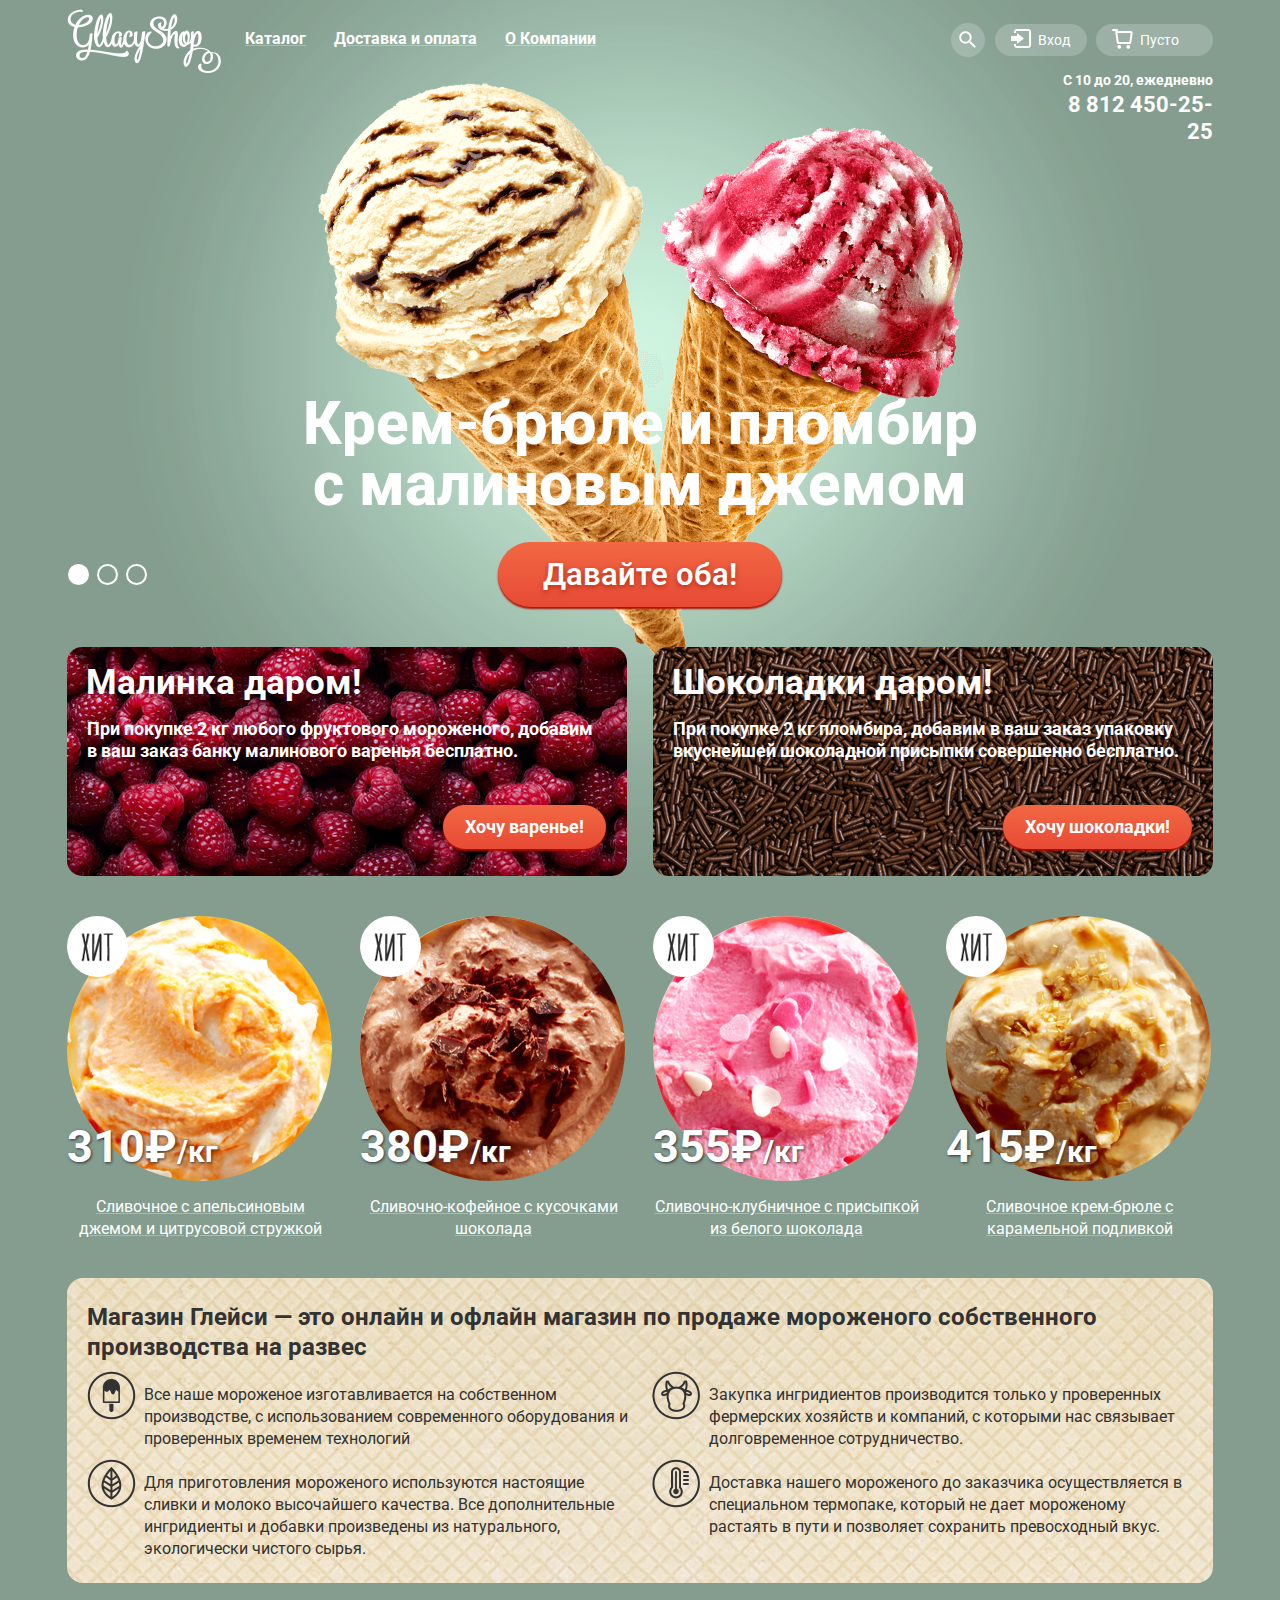
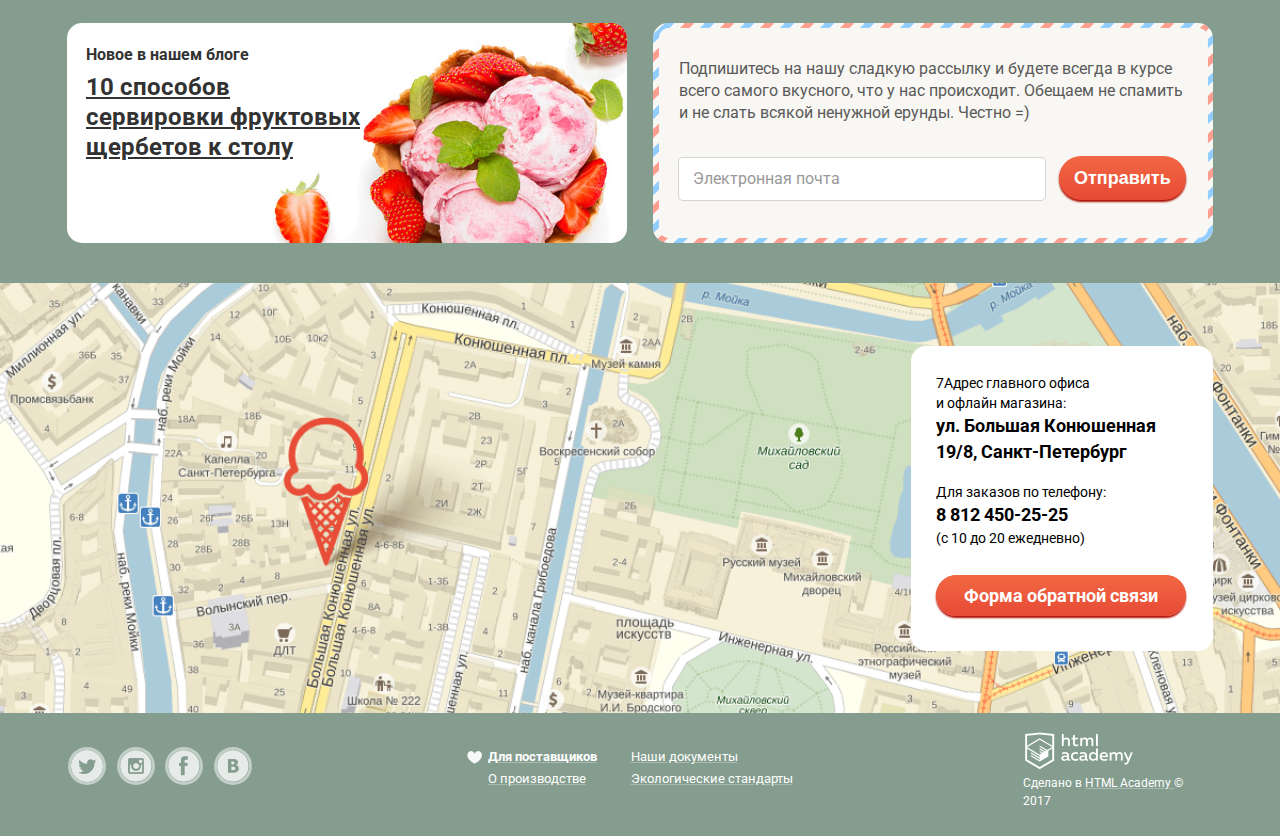
<file: index.html>
<!DOCTYPE html>
<html lang="ru">
  <head>
    <meta charset="utf-8">
    <title>Glassy Shop</title>
    <link href="https://fonts.googleapis.com/css?family=Roboto:400,700&amp;subset=cyrillic" rel="stylesheet">
    <link rel="stylesheet" href="css/normalize.css">
    <link rel="stylesheet" href="css/style.min.css">
  </head>
  <body class="index-body">
    <input class="slider-btn-1" type="radio" id="btn-1" name="toggle" checked>
    <input class="slider-btn-2" type="radio" id="btn-2" name="toggle">
    <input class="slider-btn-3" type="radio" id="btn-3" name="toggle">
    <div class="site-wrapper">
    <header class="main-header">
      <div class="container">
        <div class="header-logo">
          <img src="img/logo-main.png" width="154" height="64" alt="Glassy Shop">
        </div>
        <nav class="main-navigation">
          <ul class="main-menu">
            <li>
              <a href="catalog.html"><span>Каталог</span></a>
              <div>
                <ul class="sub-menu">
                  <li><a href="#">Новинки</a></li>
                  <li><a href="catalog.html">Сливочное</a></li>
                  <li><a href="#">Щербеты</a></li>
                  <li><a href="#">Фруктовый лёд</a></li>
                  <li><a href="#">Мелорин</a></li>
                </ul>
              </div>
            </li>
            <li><a href="#"><span>Доставка и оплата</span></a></li>
            <li><a href="#"><span>О Компании</span></a></li>
          </ul>
        </nav>
        <div class="user-block">
          <ul>
            <li class="user-search">
              <a class="btn-search" href="#">Поиск</a>
              <div>
                <form class="search-form" action="https://glassy.ru" method="get">
                  <label for="search-input">Что ищем?</label>
                  <input type="text" id="search-input" name="search" placeholder="Что ищем?">
                </form>
              </div>
            </li>
            <li class="user-login">
              <a class="btn-login" href="#">Вход</a>
              <div>
                <form class="login-form" action="https://glassy.ru" method="get">
                  <label for="login-email">Электронная почта</label>
                  <input type="text" id="login-email" name="login" placeholder="Электронная почта">
                  <label for="login-password">Пароль</label>
                  <input type="password" id="login-password" name="password" placeholder="Пароль">
                  <button type="submit" class="btn">Войти</button>
                  <div>
                    <a href="#"><span>Забыли пароль?</span></a>
                    <a href="#"><span>Новая регистрация</span></a>
                  </div>
                </form>
              </div>
            </li>
            <li class="user-basket"><a class="btn-basket" href="#">Пусто</a></li>
          </ul>
        </div>
        <div class="info">
          С 10 до 20, ежедневно<br><span>8 812 450-25-25</span>
        </div>
      </div>
    </header>
    <main>
      <div class="slider">
        <div class="slide slide-1">
          <div class="slide-title">Крем-брюле и пломбир с малиновым джемом</div>
          <a class="btn" href="#">Давайте оба!</a>
        </div>
        <div class="slide slide-2">
          <div class="slide-title">Шоколадный пломбир и лимонный сорбет</div>
          <a class="btn" href="#">Давайте оба!</a>
        </div>
        <div class="slide slide-3">
          <div class="slide-title">Пломбир с помадкой и клубничный щербет</div>
          <a class="btn" href="#">Давайте оба!</a>
        </div>
        <div class="slider-controls">
          <label for="btn-1"></label>
          <label for="btn-2"></label>
          <label for="btn-3"></label>
        </div>
      </div>
      <section class="offers container">
        <div class="best-offer-left">
          <h2 class="best-offer-title">Малинка даром!</h2>
          <p>При покупке 2 кг любого фруктового мороженого, добавим в ваш заказ банку малинового варенья бесплатно.</p>
          <a class="btn btn-buy" href="#">Хочу варенье!</a>
        </div>
        <div class="best-offer-right">
          <h2 class="best-offer-title">Шоколадки даром!</h2>
          <p>При покупке 2 кг пломбира, добавим в ваш заказ упаковку вкуснейшей шоколадной присыпки совершенно бесплатно.</p>
          <a class="btn btn-buy" href="#">Хочу шоколадки!</a>
        </div>
      </section>
      <section class="popular-items container">
        <article class="catalog-item popular-item">
          <div class="item-picture"><img src="img/creamy-orange.jpg"  width="267" height="267" alt=""></div>
          <b class="catalog-item-price"><span>310₽</span>/кг</b>
          <h3><a href="#"><span>Сливочное с апельсиновым джемом и цитрусовой стружкой</span></a></h3>
          <div class="item-hover">
            <a class="btn" href="#">Быстрый просмотр</a>
          </div>
        </article>
        <article class="catalog-item popular-item">
          <div class="item-picture"><img src="img/creamy-coffee.jpg" width="267" height="267" alt=""></div>
          <b class="catalog-item-price"><span>380₽</span>/кг</b>
          <h3><a href="#"><span>Сливочно-кофейное с кусочками шоколада</span></a></h3>
          <div class="item-hover">
            <a class="btn" href="#">Быстрый просмотр</a>
          </div>
        </article>
        <article class="catalog-item popular-item">
          <div class="item-picture"><img src="img/creamy-strawberry.jpg" width="267" height="267" alt=""></div>
          <b class="catalog-item-price"><span>355₽</span>/кг</b>
          <h3><a href="#"><span>Сливочно-клубничное с присыпкой из белого шоколада</span></a></h3>
          <div class="item-hover">
            <a class="btn" href="#">Быстрый просмотр</a>
          </div>
        </article>
        <article class="catalog-item popular-item">
          <div class="item-picture"><img src="img/creamy-cream-brulee.jpg" width="267" height="267" alt=""></div>
          <b class="catalog-item-price"><span>415₽</span>/кг</b>
          <h3><a href="#"><span>Сливочное крем-брюле с карамельной подливкой</span></a></h3>
          <div class="item-hover">
            <a class="btn" href="#">Быстрый просмотр</a>
          </div>
        </article>
      </section>
      <section class="container">
        <div class="features">
          <p class="features-title">Магазин Глейси — это онлайн и офлайн магазин по продаже мороженого собственного производства на развес</p>
          <p class="features-item item-1">
              Все наше мороженое изготавливается на собственном производстве, с использованием современного оборудования и проверенных
              временем технологий
          </p>
          <p class="features-item item-2">
              Закупка ингридиентов производится только у проверенных фермерских хозяйств и компаний, с которыми нас связывает долговременное
              сотрудничество.
          </p>
          <p class="features-item item-3">
              Для приготовления мороженого используются настоящие сливки и молоко высочайшего качества. Все дополнительные ингридиенты
              и добавки произведены из натурального, экологически чистого сырья.
          </p>
          <p class="features-item item-4">
              Доставка нашего мороженого до заказчика осуществляется в специальном термопаке, который не дает мороженому растаять в пути
              и позволяет сохранить превосходный вкус.
          </p>
        </div>
      </section>
      <div class="index-content container">
        <div class="news">
          <h2 class="news-title">Новое в нашем блоге</h2>
          <a href="#">10 способов сервировки фруктовых щербетов к столу</a>
        </div>
        <div class="subscribe">
          <p>Подпишитесь на нашу сладкую рассылку и будете всегда в курсе всего самого вкусного, что у нас происходит. Обещаем не спамить
            и не слать всякой ненужной ерунды. Честно =)</p>
          <form class="subscribe-form" action="https://glassy.ru" method="post">
            <label for="email-input">Электронная почта</label>
            <input type="text" name="email" id="email-input" placeholder="Электронная почта" required>
            <button type="submit" class="btn">Отправить</button>
          </form>
        </div>
      </div>
      <div class="wrapper">
        <div class="contacts">
          <p class="adress">7Адрес главного офиса<br>и офлайн магазина:<br><span>ул. Большая Конюшенная 19/8, Санкт-Петербург</span></p>
          <p class="telephone">Для заказов по телефону:<br><span>8 812 450-25-25</span><br>(с 10 до 20 ежедневно)</p>
          <a class="btn btn-feedback" href="feedback-form.html">Форма обратной связи</a>
        </div>
      </div>
      <div class="map">
        <iframe src="https://www.google.com/maps/embed?pb=!1m18!1m12!1m3!1d1998.59910436516!2d30.32089461636648!3d59.93879418187623!2m3!1f0!2f0!3f0!3m2!1i1024!2i768!4f13.1!3m3!1m2!1s0x4696310fca5ba729%3A0xea9c53d4493c879f!2z0JHQvtC70YzRiNCw0Y8g0JrQvtC90Y7RiNC10L3QvdCw0Y8g0YPQuy4sIDE5LCDQodCw0L3QutGCLdCf0LXRgtC10YDQsdGD0YDQsywgMTkxMTg2!5e0!3m2!1sru!2sru!4v1494363329548" style="border:0" allowfullscreen></iframe>
      </div>
    </main>
    <footer class="main-footer">
      <div class="container">
        <section class="footer-social">
          <a class="social-btn social-btn-twitter" href="#">Твиттер</a>
          <a class="social-btn social-btn-instagram" href="#">Инстаграм</a>
          <a class="social-btn social-btn-facebook" href="#">Фейсбук</a>
          <a class="social-btn social-btn-vkontakte" href="#">Вконтакте</a>
        </section>
        <section class="footer-nav">
          <ul>
            <li><a class="providers" href="#"><span>Для поставщиков</span></a></li>
            <li><a href="#"><span>Наши документы</span></a></li>
            <li><a href="#"><span>О производстве</span></a></li>
            <li><a href="#"><span>Экологические стандарты</span></a></li>
          </ul>
        </section>
        <section class="footer-copyright">
          <a href="https://htmlacademy.ru/intensive/htmlcss" class="footer-logo"><img src="img/logo-footer.png" width="108" height="38" alt="HTML Academy"></a>
          <p>Сделано в <a href="https://htmlacademy.ru/intensive/htmlcss"><span>HTML Academy </span></a>&#169; 2017</p>
        </section>
      </div>
    </footer>
    <div class="modal-content">
      <p>Мы обязательно вам ответим!</p>
      <form class="feedback-form" action="https://glassy.ru" method="post">
        <label for="name-feedback">Как Вас зовут?</label>
        <input type="text" name="name-feedback" id="name-feedback" placeholder="Как Вас зовут?" required>
        <label for="email-feedback">Ваша почта для ответа?</label>
        <input type="text" name="email-feedback" id="email-feedback" placeholder="Ваша почта для ответа?" required>
        <label for="comment-feedback">Напишите что-нибудь...</label>
        <textarea name="comment" id="comment-feedback" placeholder="Напишите что-нибудь..."></textarea>
        <button type="submit" class="btn">Отправить</button>
      </form>
      <button class="modal-content-close" type="button" title="Закрыть">Закрыть</button>
    </div>
    <div class="modal-overlay"></div>
    </div>
    <script src="js/glaccy-script.min.js"></script>
  </body>
</html>
</file>
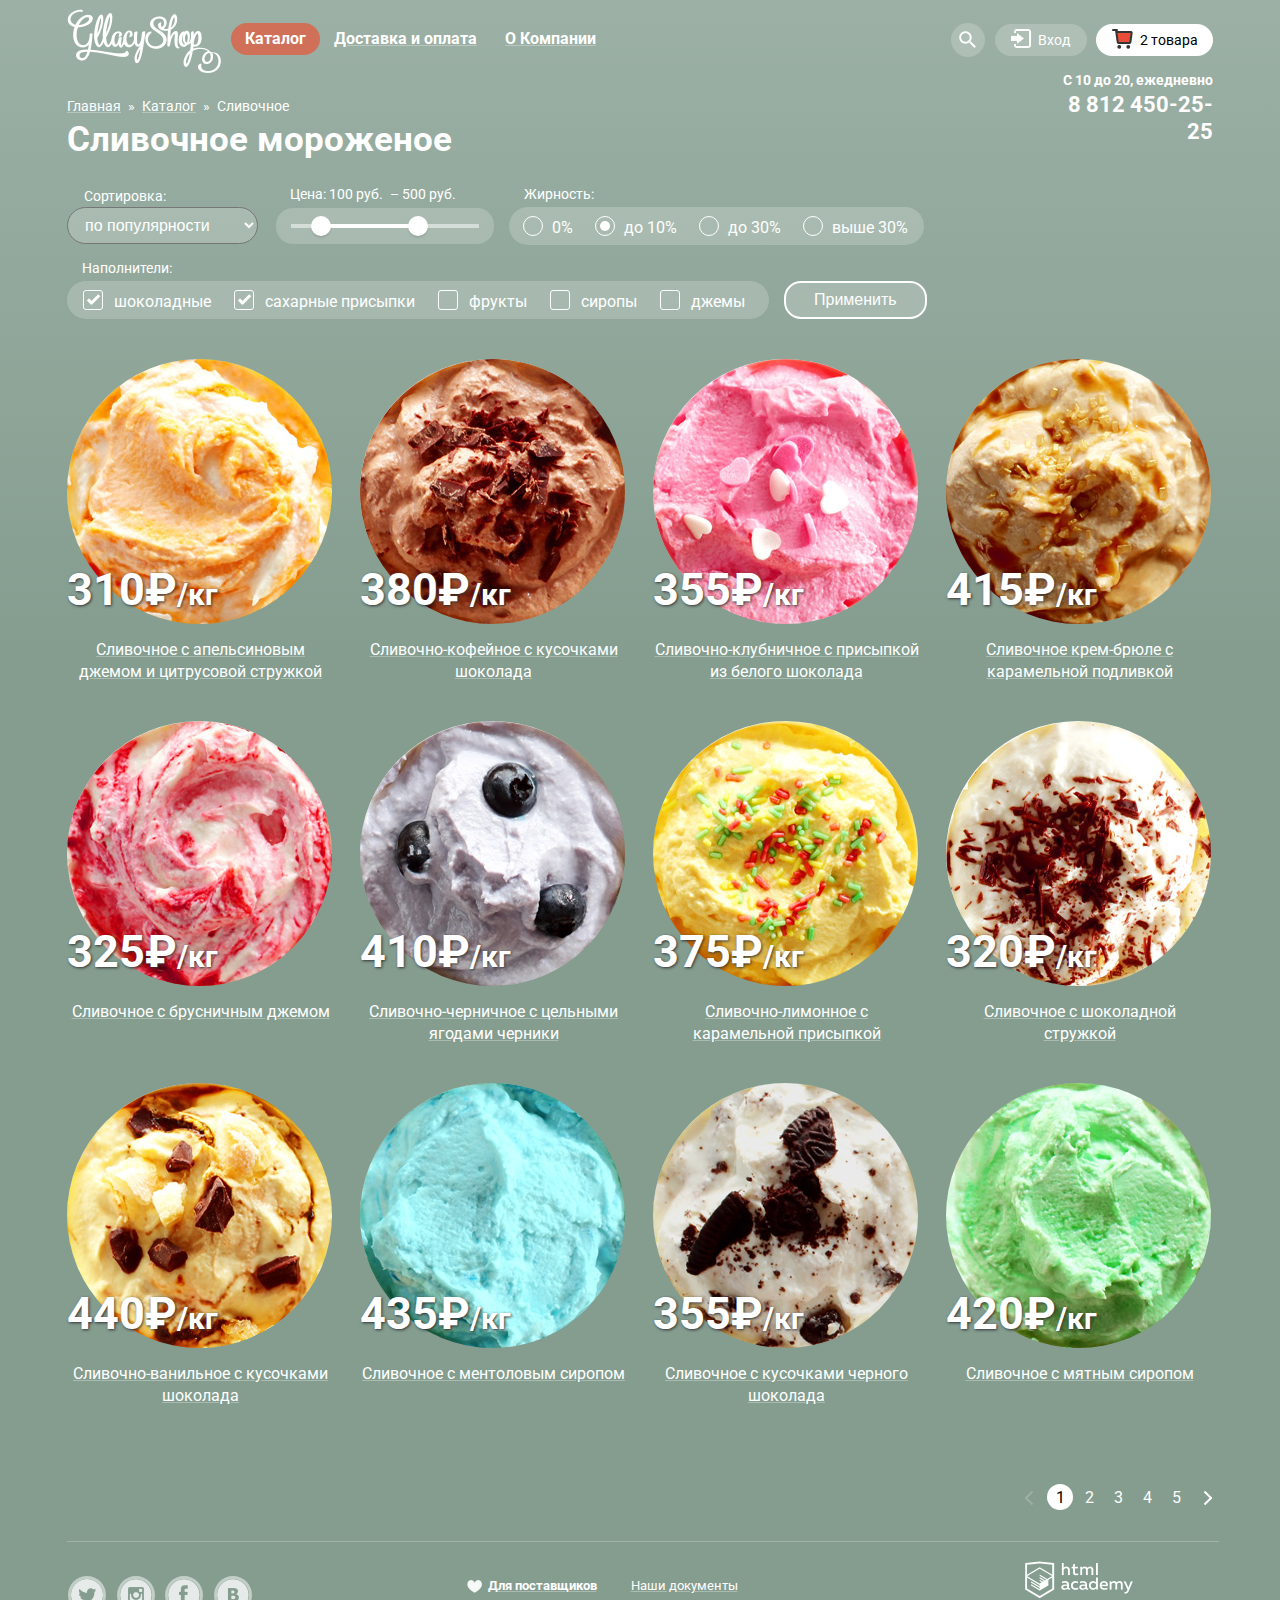
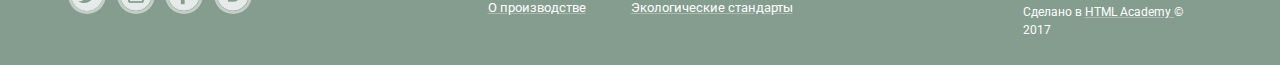
<file: catalog.html>
<!DOCTYPE html>
<html lang="ru">
  <head>
    <meta charset="utf-8">
    <title>Каталог / Glassy Shop</title>
    <link href="https://fonts.googleapis.com/css?family=Roboto:400,700&amp;subset=cyrillic" rel="stylesheet">
    <link rel="stylesheet" href="css/normalize.css">
    <link href="css/style.min.css" rel="stylesheet">
</head>
  <body class="catalog-body">
    <div class="site-wrapper">
    <header class="main-header">
      <div class="container">
        <div class="header-logo">
          <a href="index.html"><img src="img/logo-main.png" width="154" height="64" alt="Glassy Shop"></a>
        </div>
        <nav class="main-navigation">
          <ul class="main-menu">
            <li class="active">
              <a href="#"><span>Каталог</span></a>
              <div>
                <ul class="sub-menu">
                  <li><a href="#">Новинки</a></li>
                  <li class="active"><a href="catalog.html">Сливочное</a></li>
                  <li><a href="#">Щербеты</a></li>
                  <li><a href="#">Фруктовый лёд</a></li>
                  <li><a href="#">Мелорин</a></li>
                </ul>
              </div>
            </li>
            <li><a href="#"><span>Доставка и оплата</span></a></li>
            <li><a href="#"><span>О Компании</span></a></li>
          </ul>
        </nav>
        <div class="user-block">
          <ul>
            <li class="user-search">
              <a class="btn-search" href="#">Поиск</a>
              <div>
                <form class="search-form" action="https://glassy.ru" method="get">
                  <label for="search-input">Что ищем?</label>
                  <input type="text" id="search-input" name="search" placeholder="Что ищем?">
                </form>
              </div>
            </li>
            <li class="user-login">
              <a class="btn-login" href="#">Вход</a>
              <div>
                <form class="login-form" action="https://glassy.ru" method="get">
                  <label for="login-email">Электронная почта</label>
                  <input type="text" id="login-email" name="login" placeholder="Электронная почта">
                  <label for="login-password">Пароль</label>
                  <input type="password" id="login-password" name="password" placeholder="Пароль">
                  <button type="submit" class="btn">Войти</button>
                  <div>
                    <a href="#"><span>Забыли пароль?</span></a>
                    <a href="#"><span>Новая регистрация</span></a>
                  </div>
                </form>
              </div>
            </li>
            <li class="user-basket full-basket">
              <a class="btn-basket full" href="#">2 товара</a>
              <div>
                <div class="user-basket-content">
                  <div>
                    <button class="remove-from-basket" type="button" title="Удалить">Удалить</button>
                    <p class="creamy-orange">Пломбир с апельсиновым джемом</p><span class="item-weight">1,5 кг х <span class="item-price">200 руб.</span></span><span class="total-price">300 руб.</span>
                  </div>
                  <div>
                    <button class="remove-from-basket" type="button" title="Удалить">Удалить</button>
                    <p class="creamy-strawberry">Клубничный пломбир с присыпкой из белого шоколада</p><span class="item-weight">1,5 кг х <span class="item-price">300 руб.</span></span><span class="total-price">450 руб.</span>
                  </div>
                  <div class="basket-separator"></div>
                  <span>Итого: 750 руб.</span>
                  <a class="btn" href="#">Оформить заказ</a>
                </div>
              </div>
            </li>
          </ul>
        </div>
        <div class="info">
          С 10 до 20, ежедневно<br><span>8 812 450-25-25</span>
        </div>
      </div>
    </header>
    <main class="catalog-main">
      <section class="navigation">
        <ul class="breadcrumbs">
          <li><a href="index.html"><span>Главная</span></a></li>
          <li><a href="#"><span>Каталог</span></a></li>
          <li class="active">Сливочное</li>
        </ul>
        <div class="index-title">
          <h1>Сливочное мороженое</h1>
        </div>
      </section>
      <div class="filters container">
        <form class="filters-form" action="https://glassy.ru" method="get">
          <div class="select">
            <label for="sort-type">Сортировка:</label>
            <select id="sort-type" name="sort-type">
              <option value="popularity">по популярности</option>
              <option value="cheap">сначала недорогие</option>
              <option value="expensive">сначала дорогие</option>
              <option value="callories">по жирности</option>
            </select>
          </div>
          <div class="range-filter">
            <div class="price-controls">
              <label class="min-price">Цена:<input name="min-price" type="text" value="100">руб.</label>
              <label class="max-price">–<input name="max-price" type="text" value="500">руб.</label>
            </div>
            <div class="range-controls">
              <div class="scale">
                <div class="bar"></div>
              </div>
              <div class="toggle toggle-min"></div>
              <div class="toggle toggle-max"></div>
            </div>
          </div>
          <div class="radio-btn-area">
            <div class="radio-btn-area-title">Жирность:</div>
            <ul>
              <li>
                <label>
                  <input type="radio" name="fat" value="0">
                  <span class="radio-btn-indicator"></span>
                  0%
                </label>
              </li>
              <li>
                <label>
                  <input type="radio" name="fat" value="less10" checked>
                  <span class="radio-btn-indicator"></span>
                  до 10%
                </label>
              </li>
              <li>
                <label>
                  <input type="radio" name="fat" value="less30">
                  <span class="radio-btn-indicator"></span>
                  до 30%
                </label>
              </li>
              <li>
                <label>
                  <input type="radio" name="fat" value="more30">
                  <span class="radio-btn-indicator"></span>
                  выше 30%
                </label>
              </li>
            </ul>
          </div>
          <div class="checkbox-area">
            <div class="checkbox-area-title">Наполнители:</div>
            <ul>
              <li>
                <label>
                <input type="checkbox" name="chocolate" checked>
                <span class="checkbox-indicator"></span>
                шоколадные
                </label>
              </li>
              <li>
                <label>
                <input type="checkbox" name="sugarpowder" checked>
                <span class="checkbox-indicator"></span>
                сахарные присыпки
                </label>
              </li>
              <li>
                <label>
                <input type="checkbox" name="fruit">
                <span class="checkbox-indicator"></span>
                фрукты
                </label>
              </li>
              <li>
                <label>
                <input type="checkbox" name="syrup">
                <span class="checkbox-indicator"></span>
                сиропы
                </label>
              </li>
              <li>
                <label>
                <input type="checkbox" name="jam">
                <span class="checkbox-indicator"></span>
                джемы
                </label>
              </li>
            </ul>
          </div>
          <button type="submit">Применить</button>
        </form>
        </div>
        <div class="catalog-content container">
          <article class="catalog-item">
            <div class="item-picture"><img src="img/creamy-orange.jpg"  width="267" height="267" alt=""></div>
            <b class="catalog-item-price"><span>310₽</span>/кг</b>
            <h3><a href="#"><span>Сливочное с апельсиновым джемом и цитрусовой стружкой</span></a></h3>
            <div class="item-hover">
              <a class="btn" href="#">Быстрый просмотр</a>
            </div>
          </article>
          <article class="catalog-item">
            <div class="item-picture"><img src="img/creamy-coffee.jpg"  width="267" height="267" alt=""></div>
            <b class="catalog-item-price"><span>380₽</span>/кг</b>
            <h3><a href="#"><span>Сливочно-кофейное с кусочками шоколада</span></a></h3>
            <div class="item-hover">
              <a class="btn" href="#">Быстрый просмотр</a>
            </div>
          </article>
          <article class="catalog-item">
            <div class="item-picture"><img src="img/creamy-strawberry.jpg"  width="267" height="267" alt=""></div>
            <b class="catalog-item-price"><span>355₽</span>/кг</b>
            <h3><a href="#"><span>Сливочно-клубничное с присыпкой из белого шоколада</span></a></h3>
            <div class="item-hover">
              <a class="btn" href="#">Быстрый просмотр</a>
            </div>
          </article>
          <article class="catalog-item">
            <div class="item-picture"><img src="img/creamy-cream-brulee.jpg"  width="267" height="267" alt=""></div>
            <b class="catalog-item-price"><span>415₽</span>/кг</b>
            <h3><a href="#"><span>Сливочное крем-брюле с карамельной подливкой</span></a></h3>
            <div class="item-hover">
              <a class="btn" href="#">Быстрый просмотр</a>
            </div>
          </article>
          <article class="catalog-item">
            <div class="item-picture"><img src="img/creamy-cowberry.jpg"  width="267" height="267" alt=""></div>
            <b class="catalog-item-price"><span>325₽</span>/кг</b>
            <h3><a href="#"><span>Сливочное с брусничным джемом</span></a></h3>
            <div class="item-hover">
              <a class="btn" href="#">Быстрый просмотр</a>
            </div>
          </article>
          <article class="catalog-item">
            <div class="item-picture"><img src="img/creamy-blueberry.jpg"  width="267" height="267" alt=""></div>
            <b class="catalog-item-price"><span>410₽</span>/кг</b>
            <h3><a href="#"><span>Сливочно-черничное с цельными ягодами черники</span></a></h3>
            <div class="item-hover">
              <a class="btn" href="#">Быстрый просмотр</a>
            </div>
          </article>
          <article class="catalog-item">
            <div class="item-picture"><img src="img/creamy-lemon.jpg"  width="267" height="267" alt=""></div>
            <b class="catalog-item-price"><span>375₽</span>/кг</b>
            <h3><a href="#"><span>Сливочно-лимонное с карамельной присыпкой</span></a></h3>
            <div class="item-hover">
              <a class="btn" href="#">Быстрый просмотр</a>
            </div>
          </article>
          <article class="catalog-item">
            <div class="item-picture"><img src="img/creamy-chocolate.jpg"  width="267" height="267" alt=""></div>
            <b class="catalog-item-price"><span>320₽</span>/кг</b>
            <h3><a href="#"><span>Сливочное с шоколадной стружкой</span></a></h3>
            <div class="item-hover">
              <a class="btn" href="#">Быстрый просмотр</a>
            </div>
          </article>
          <article class="catalog-item">
            <div class="item-picture"><img src="img/creamy-vanilla.jpg"  width="267" height="267" alt=""></div>
            <b class="catalog-item-price"><span>440₽</span>/кг</b>
            <h3><a href="#"><span>Сливочно-ванильное с кусочками шоколада</span></a></h3>
            <div class="item-hover">
              <a class="btn" href="#">Быстрый просмотр</a>
            </div>
          </article>
          <article class="catalog-item">
            <div class="item-picture"><img src="img/creamy-menthol.jpg"  width="267" height="267" alt=""></div>
            <b class="catalog-item-price"><span>435₽</span>/кг</b>
            <h3><a href="#"><span>Сливочное с ментоловым сиропом</span></a></h3>
            <div class="item-hover">
              <a class="btn" href="#">Быстрый просмотр</a>
            </div>
          </article>
          <article class="catalog-item">
            <div class="item-picture"><img src="img/creamy-chocolate-pieces.jpg"  width="267" height="267" alt=""></div>
            <b class="catalog-item-price"><span>355₽</span>/кг</b>
            <h3><a href="#"><span>Сливочное с кусочками черного шоколада</span></a></h3>
            <div class="item-hover">
              <a class="btn" href="#">Быстрый просмотр</a>
            </div>
          </article>
          <article class="catalog-item">
            <div class="item-picture"><img src="img/creamy-mint.jpg"  width="267" height="267" alt=""></div>
            <b class="catalog-item-price"><span>420₽</span>/кг</b>
            <h3><a href="#"><span>Сливочное с мятным сиропом</span></a></h3>
            <div class="item-hover">
              <a class="btn" href="#">Быстрый просмотр</a>
            </div>
          </article>
        </div>
        <div class="container">
          <div class="pages-nav">
            <ul>
              <li><a class="previous-page not-active" href="#">&lt;</a></li>
              <li><a class="active" href="#">1</a></li>
              <li><a href="#">2</a></li>
              <li><a href="#">3</a></li>
              <li><a href="#">4</a></li>
              <li><a href="#">5</a></li>
              <li><a class="next-page" href="#">&gt;</a></li>
            </ul>
          </div>
        </div>
      </main>
      <footer class="main-footer">
        <div class="container">
          <section class="footer-social">
            <a class="social-btn social-btn-twitter" href="#">Твиттер</a>
            <a class="social-btn social-btn-instagram" href="#">Инстаграм</a>
            <a class="social-btn social-btn-facebook" href="#">Фейсбук</a>
            <a class="social-btn social-btn-vkontakte" href="#">Вконтакте</a>
          </section>
          <section class="footer-nav">
            <ul>
              <li><a class="providers" href="#"><span>Для поставщиков</span></a></li>
              <li><a href="#"><span>Наши документы</span></a></li>
              <li><a href="#"><span>О производстве</span></a></li>
              <li><a href="#"><span>Экологические стандарты</span></a></li>
            </ul>
          </section>
          <section class="footer-copyright">
            <a href="https://htmlacademy.ru/intensive/htmlcss" class="footer-logo"><img src="img/logo-footer.png" width="108" height="38" alt="HTML Academy"></a>
            <p>Сделано в <a href="https://htmlacademy.ru/intensive/htmlcss"><span>HTML Academy </span></a>&#169; 2017</p>
          </section>
        </div>
      </footer>
    </div>
      <script src="js/glaccy-script.min.js"></script>
    </body>
  </html>
</file>
<file: css/style.min.css>
.catalog-body,body{background-color:#849d8f}body{min-width:1200px;margin:0;padding:0;font-size:16px;line-height:22px;font-weight:400;font-family:"Roboto","Arial",sans-serif;color:#000}main{margin:0 auto}.catalog-body{background-image:-webkit-gradient(linear,left top,left bottom,from(#9cb0a5),color-stop(40%,#849d8f));background-image:linear-gradient(to bottom,#9cb0a5 ,#849d8f 40%)}.catalog-main{width:1200px}.clearfix::after{content:"";display:table;clear:both}.container{width:1146px;display:-ms-flexbox;display:-webkit-box;display:flex;-ms-flex-pack:justify;-webkit-box-pack:justify;justify-content:space-between;-ms-flex-wrap:wrap;flex-wrap:wrap;position:relative;padding:0 27px;margin:0 auto}.btn{text-decoration:none;background-image:-webkit-gradient(linear,left top,left bottom,from(#f26843),to(#e74a35));background-image:linear-gradient(to bottom,#f26843 ,#e74a35);background-color:#e74a35;-webkit-box-shadow:0 2px 2px #ac1000;box-shadow:0 2px 2px #ac1000;font-size:18px;line-height:24px;font-weight:700;padding:10px 22px;color:#fff;border-radius:23px;cursor:pointer;border:0}.btn:hover{background-image:-webkit-gradient(linear,left top,left bottom,from(#f58669),to(#ec6f5e));background-image:linear-gradient(to bottom,#f58669 ,#ec6f5e)}.btn:active{background-image:-webkit-gradient(linear,left top,left bottom,from(#d74632),to(#e1613e));background-image:linear-gradient(to bottom,#d74632 ,#e1613e);-webkit-box-shadow:inset 0 2px 2px #942718;box-shadow:inset 0 2px 2px #942718}.main-header{width:1200px;margin:0 auto 10px;padding-top:9px;color:#000}.header-logo{-ms-flex-preferred-size:154px;flex-basis:154px}.main-navigation{-ms-flex-preferred-size:710px;flex-basis:710px}.main-navigation .main-menu{list-style:none;font-size:0;margin:0;padding:14px 0 0}.main-menu li{display:inline-block;vertical-align:top;position:relative;font-size:16px;line-height:18px;font-weight:700}.main-navigation a{color:rgba(255,255,255,.3)}.main-navigation a:hover{text-decoration:none;color:#000}.main-navigation span{color:#fff;display:block;padding:7px 14px}.main-navigation span:active,.main-navigation span:hover{color:#000;background:#fff;border-radius:16px}.main-navigation span:active{-webkit-box-shadow:inset 0 2px 1px #696969;box-shadow:inset 0 2px 1px #696969}.main-navigation .sub-menu{font-size:0;background-color:#fff;border-radius:3px;padding:2px 0;min-width:143px;-webkit-box-shadow:0 20px 20px rgba(0,0,0,.4);box-shadow:0 20px 20px rgba(0,0,0,.4);margin:5px 0 0}.main-menu div{display:none;position:absolute;top:32px;left:-7px;z-index:10}.full-basket:hover>div,.main-menu li:hover div,.sub-menu a,.sub-menu li,.user-login:hover>div,.user-search:hover div{display:block}.sub-menu li{position:relative;font-size:14px;line-height:18px;font-weight:400}.sub-menu li:hover{background-color:#fbded8}.sub-menu li:active{background-color:#f6b5a5}.sub-menu a{color:#323232;text-decoration:none;padding-left:20px;padding-top:8px;padding-bottom:8px}.sub-menu li:first-child{font-weight:700}.sub-menu li:first-child::after{content:"";position:absolute;bottom:-1px;left:6px;right:9px;height:1px;background-color:rgba(53,53,53,.2)}.sub-menu .active,.sub-menu .active:active,.sub-menu .active:hover{background-color:#d07058}.sub-menu .active a{color:#fff}.main-navigation .active a,.user-block a{text-decoration:none}.main-navigation .active span{background-color:#d07058;color:#fff;border-radius:16px}.main-navigation .active span:active{-webkit-box-shadow:none;box-shadow:none}.user-block{-ms-flex-preferred-size:262px;flex-basis:262px}.user-block ul{display:-webkit-box;display:-ms-flexbox;display:flex;-webkit-box-pack:justify;-ms-flex-pack:justify;justify-content:space-between;-webkit-box-align:center;-ms-flex-align:center;align-items:center;list-style:none;font-size:0;margin:0;padding:14px 0 0}.user-block li{position:relative;font-size:14px;line-height:16px}.user-block a{display:block;position:relative;color:#fff;padding:8px 17px;background-color:rgba(255,255,255,.2);border-radius:16px}.user-block a:active,.user-block a:hover{background:#fff;color:#000;border-radius:16px}.user-block .btn-search{padding:17px;font-size:0;line-height:0;background-color:rgba(255,255,255,.2);background-image:url(../img/spritesheet.png);background-position:3px -529px;background-repeat:no-repeat;border-radius:50%}.user-block .btn-search:active,.user-block .btn-search:hover{background-color:#fff;background-image:url(../img/spritesheet.png);background-repeat:no-repeat;background-position:3px -556px}.user-search div{display:none;position:absolute;top:34px;left:-308px;z-index:10}.user-search .search-form{margin-top:4px;background-color:#fff;border-radius:6px;padding:7px 15px 20px;-webkit-box-shadow:0 20px 20px rgba(0,0,0,.4);box-shadow:0 20px 20px rgba(0,0,0,.4)}.search-form label{display:block;line-height:13px;margin-left:13px;font-size:11px;color:transparent}.search-form input[type=text]{width:282px;margin:0;padding:9px 14px;font-size:16px;line-height:24px;font-weight:700;font-family:"Roboto","Arial",sans-serif;color:#323232;-webkit-box-shadow:0 0 0 1px rgba(178,178,178,.52);box-shadow:0 0 0 1px rgba(178,178,178,.52);border-radius:4px;border:0}.search-form input[type=text]::-webkit-input-placeholder{color:#999;font-weight:400}.search-form input[type=text]:-ms-input-placeholder{color:#999;font-weight:400}.search-form input[type=text]::placeholder{color:#999;font-weight:400}.search-form input[type=text]:hover{-webkit-box-shadow:0 0 0 2px rgba(154,154,154,.52);box-shadow:0 0 0 2px rgba(154,154,154,.52)}.search-form input[type=text]:focus{-webkit-box-shadow:0 0 0 2px rgba(46,136,228,.52);box-shadow:0 0 0 2px rgba(46,136,228,.52);outline:0}.search-form input[type=text]:focus::-webkit-input-placeholder{color:transparent}.feedback-form input[type=text]:focus:-ms-input-placeholder,.feedback-form textarea:focus:-ms-input-placeholder,.login-form input[type=password]:focus:-ms-input-placeholder,.login-form input[type=text]:focus:-ms-input-placeholder,.search-form input[type=text]:focus:-ms-input-placeholder,.subscribe-form input[type=text]:focus:-ms-input-placeholder{color:transparent}.search-form input[type=text]:focus::placeholder{color:transparent}.user-block .btn-login{min-width:58px;text-align:right}.user-block .btn-login::before{content:"";position:absolute;left:16px;top:5px;width:21px;height:19px;background-image:url(../img/spritesheet.png);background-position:-5px -479px;background-repeat:no-repeat}.user-block .btn-login:active::before,.user-block .btn-login:hover::before{background-image:url(../img/spritesheet.png);background-position:-5px -508px;background-repeat:no-repeat}.user-login>div{display:none;position:absolute;top:31px;left:-184px;z-index:10}.user-login .login-form{width:241px;margin-top:5px;background-color:#fff;border-radius:6px;padding:7px 17px 20px 19px;-webkit-box-shadow:0 20px 20px rgba(0,0,0,.4);box-shadow:0 20px 20px rgba(0,0,0,.4)}.login-form label{display:block;line-height:13px;margin-left:15px;font-size:11px;color:transparent}.login-form input[type=password],.login-form input[type=text]{width:213px;margin:0 0 9px;padding:9px 14px;font-size:16px;line-height:24px;font-weight:700;font-family:"Roboto","Arial",sans-serif;color:#323232;-webkit-box-shadow:0 0 0 1px rgba(178,178,178,.52);box-shadow:0 0 0 1px rgba(178,178,178,.52);border-radius:4px;border:0}.login-form input[type=password]::-webkit-input-placeholder,.login-form input[type=text]::-webkit-input-placeholder{color:#999;font-weight:400}.login-form input[type=password]:-ms-input-placeholder,.login-form input[type=text]:-ms-input-placeholder{color:#999;font-weight:400}.login-form input[type=password]::placeholder,.login-form input[type=text]::placeholder{color:#999;font-weight:400}.login-form input[type=password]:hover,.login-form input[type=text]:hover{-webkit-box-shadow:0 0 0 2px rgba(154,154,154,.52);box-shadow:0 0 0 2px rgba(154,154,154,.52)}.login-form input[type=password]:focus,.login-form input[type=text]:focus{-webkit-box-shadow:0 0 0 2px rgba(46,136,228,.52);box-shadow:0 0 0 2px rgba(46,136,228,.52);outline:0}.login-form input[type=password]:focus::-webkit-input-placeholder,.login-form input[type=text]:focus::-webkit-input-placeholder{color:transparent}.login-form input[type=password]:focus::placeholder,.login-form input[type=text]:focus::placeholder{color:transparent}.login-form .btn{padding-left:25px;padding-right:25px;margin-top:13px}.login-form div{display:inline-block;vertical-align:bottom;margin-left:12px}.login-form a{text-decoration:underline;font-size:13px;line-height:24px;color:rgba(50,50,50,.3);background-color:transparent;padding:0;margin:0}.login-form a:active,.login-form a:hover{color:rgba(232,77,55,.3);background-color:transparent}.login-form span{color:#323232}.login-form span:active,.login-form span:hover{color:#e84d37}.user-block .btn-basket{min-width:61px;padding-left:44px;padding-right:12px}.user-block .btn-basket::before,.user-block .full::before{background-image:url(../img/spritesheet.png);background-repeat:no-repeat}.user-block .btn-basket::before{content:"";position:absolute;left:16px;top:5px;width:21px;height:20px;background-position:-5px -5px}.user-block .btn-basket:active,.user-block .btn-basket:hover{color:#fff;background-color:rgba(255,255,255,.2)}.user-block .full,.user-block .full:active,.user-block .full:hover{background-color:#fff;color:#000}.user-block .full::before{background-position:-5px -35px}.user-basket>div{position:absolute;display:none;top:31px;left:-423px;z-index:10}.user-basket .user-basket-content{width:509px;display:-webkit-box;display:-ms-flexbox;display:flex;-webkit-box-orient:vertical;-webkit-box-direction:normal;-ms-flex-direction:column;flex-direction:column;padding-left:17px;padding-right:14px;padding-bottom:21px;margin-top:4px;background-color:#fff;border-radius:4px;-webkit-box-shadow:0 20px 20px rgba(0,0,0,.4);box-shadow:0 20px 20px rgba(0,0,0,.4)}.user-basket-content div{position:relative}.user-basket .remove-from-basket{position:absolute;width:12px;height:12px;top:31px;left:-1px;font-size:0;background-color:transparent;border:0;cursor:pointer}.user-basket .remove-from-basket::after,.user-basket .remove-from-basket::before{content:"";position:absolute;top:6px;left:-2px;width:16px;height:1px;border-radius:1px;background-color:#3c3c3c}.user-basket .remove-from-basket::before{-webkit-transform:rotate(45deg);transform:rotate(45deg)}.user-basket .remove-from-basket::after{-webkit-transform:rotate(-45deg);transform:rotate(-45deg)}.user-basket p,.user-basket span{display:inline-block;vertical-align:top;font-size:13px;line-height:16px;color:#323232}.user-basket p{position:relative;width:216px;margin:30px 0 7px 25px;padding:0 0 0 45px}.user-basket p::before{content:"";position:absolute;top:-9px;left:-1px;width:33px;height:33px}.user-basket .creamy-orange::before{background-image:url(../img/creamy-orange-small.png)}.user-basket .creamy-strawberry::before{background-image:url(../img/creamy-strawberry-small.png)}.user-basket span{margin-top:30px}.user-basket .item-weight{margin-left:31px}.user-basket .item-price{color:#999;margin-right:28px;margin-top:0}.user-basket-content>span{font-size:15px;line-height:18px;margin-top:14px;margin-left:auto;font-weight:700}.user-basket-content .basket-separator{height:1px;margin-top:9px;background-color:#cacac7}.user-basket-content .btn{margin-left:auto;margin-top:14px;padding:10px 15px;border-radius:21px}.user-basket-content .btn:hover{background-image:-webkit-gradient(linear,left top,left bottom,from(#f58669),to(#ec6f5e));background-image:linear-gradient(to bottom,#f58669 ,#ec6f5e);border-radius:21px;color:#fff}.user-basket-content .btn:active{background-image:-webkit-gradient(linear,left top,left bottom,from(#d74632),to(#e1613e));background-image:linear-gradient(to bottom,#d74632 ,#e1613e);-webkit-box-shadow:inset 0 2px 2px #942718;box-shadow:inset 0 2px 2px #942718;color:#fff}.info{position:absolute;max-width:167px;right:27px;top:60px;font-size:14px;line-height:23px;color:#fff;font-weight:700;text-align:right}.info span{font-size:22px;line-height:26px}.slider{position:relative;width:1146px;margin:0 auto 40px;padding:304px 27px 0;text-align:center;color:#fff}.slide-title{width:700px;margin:0 auto 27px;font-weight:800;font-size:60px;line-height:61px}.slider .btn,.slider-controls label{display:inline-block;vertical-align:top}.slider .btn{padding:12px 45px;font-weight:600;font-size:31px;line-height:41px;color:#fff;text-decoration:none;text-shadow:0 2px 5px rgba(160,32,11,.76);border-radius:100px}.slider-controls{position:absolute;bottom:21px;left:28px;z-index:20;font-size:0}.slider-controls label{width:17px;height:17px;margin-right:8px;background-color:transparent;border:2px solid #fff;border-radius:50%;cursor:pointer}.slide,body>input[type=radio]{display:none}.slide{position:relative}.slider-btn-1:checked~.site-wrapper .slide-1,.slider-btn-2:checked~.site-wrapper .slide-2,.slider-btn-3:checked~.site-wrapper .slide-3{display:block}.slider-btn-1:checked~.site-wrapper .slider-controls label[for=btn-1],.slider-btn-2:checked~.site-wrapper .slider-controls label[for=btn-2],.slider-btn-3:checked~.site-wrapper .slider-controls label[for=btn-3]{background-color:#fff}.site-wrapper{background-repeat:no-repeat;background-position:top center}.slider-btn-1:checked~.site-wrapper{background-color:#849d8f;background-image:url(../img/slider-creambrulle-raspberry.png)}.slider-btn-2:checked~.site-wrapper{background-color:#8996a6;background-image:url(../img/slider-chocolate-lemon.png)}.slider-btn-3:checked~.site-wrapper{background-color:#9d8b84;background-image:url(../img/slider-fondant-strawberry.png)}.offers{margin-bottom:40px}.best-offer-title{font-size:35px;line-height:41px;color:#fff;margin:0 0 15px;padding-left:19px;padding-top:15px}.offers p{font-size:18px;font-weight:700;color:#fff;margin:0;padding-left:20px;padding-right:27px}.best-offer-left,.best-offer-right{-ms-flex-preferred-size:560px;flex-basis:560px;display:-webkit-box;display:-ms-flexbox;display:flex;-webkit-box-orient:vertical;-webkit-box-direction:normal;-ms-flex-direction:column;flex-direction:column;border-radius:15px;min-height:229px;background-size:cover;background-image:url(../img/background-banner-raspberry.png);background-repeat:no-repeat;background-color:#8c051e}.best-offer-right{background-image:url(../img/background-banner-chocolate.png);background-color:#5f3a27}.btn-buy{display:inline-block;vertical-align:top;margin-top:auto;margin-bottom:27px;margin-right:21px;-ms-flex-item-align:end;align-self:flex-end}.popular-items{-webkit-box-pack:start;-ms-flex-pack:start;justify-content:flex-start;margin-bottom:38px}.catalog-item{-ms-flex-preferred-size:267px;flex-basis:267px;position:relative;margin-right:auto}.catalog-item:nth-child(4n){margin-right:0}.catalog-item:not(.popular-item){margin-bottom:38px}.catalog-item .item-picture{position:relative;width:265px;height:265px;overflow:hidden;border-radius:50%;margin-bottom:15px}.catalog-item-price{position:absolute;top:208px;font-size:30px;line-height:45px;font-weight:700;color:#fff;text-shadow:1px 1px 3px #313235}.catalog-item-price span{font-size:45px}.catalog-item h3{font-size:16px;line-height:22px;font-weight:400;text-align:center;margin:0}.catalog-item a{color:rgba(255,255,255,.3)}.catalog-item:hover a{text-decoration:none}.catalog-item span{color:#fff}.catalog-item .item-hover{display:none;position:absolute;-webkit-box-align:end;-ms-flex-align:end;align-items:flex-end;top:-6px;left:-13px;width:293px;height:405px;background-color:rgba(255,255,255,.3);border-radius:5px;-webkit-box-shadow:0 20px 20px rgba(0,0,0,.4);box-shadow:0 20px 20px rgba(0,0,0,.4)}.catalog-item:hover .item-hover{display:-webkit-box;display:-ms-flexbox;display:flex;z-index:10}.catalog-item:hover .catalog-item-price,.catalog-item:hover .item-picture,.catalog-item:hover h3{z-index:20}.item-hover .btn{display:inline-block;vertical-align:top;margin:0 auto 22px;padding-left:20px;padding-right:18px;color:#fff}.catalog-item h3,.popular-item{position:relative}.popular-item::after{content:"";position:absolute;display:block;width:61px;height:61px;top:0;left:0;background-image:url(../img/spritesheet.png);background-position:-5px -366px;background-color:#fff;border-radius:50%;z-index:30}.features{-ms-flex-preferred-size:1146px;flex-basis:1146px;margin-bottom:40px;min-height:305px;background-image:url(../img/background-features.jpg);background-color:#ece1c5;background-repeat:no-repeat;background-position:50%;background-size:cover;border-radius:16px;color:#323232}.features-title{font-size:24px;line-height:30px;font-weight:700;margin:0;padding-top:24px;padding-left:20px}.features-item{display:inline-block;vertical-align:top;position:relative;width:484px;margin:0 0 0 20px;padding-left:57px;padding-top:22px}.features-item::after{content:"";position:absolute;left:0;top:9px;width:49px;height:49px}.item-1::after,.item-2::after,.item-3::after,.item-4::after{background-image:url(../img/spritesheet.png);background-position:-5px -166px;background-repeat:no-repeat}.item-2::after,.item-3::after,.item-4::after{background-position:-5px -107px}.item-3::after,.item-4::after{background-position:-5px -225px}.item-4::after{background-position:-5px -284px}.index-content{margin-bottom:40px}.news,.subscribe{-ms-flex-preferred-size:560px;flex-basis:560px;min-height:220px;background-image:url(../img/background-news.jpg);background-color:#fff;background-repeat:no-repeat;background-size:cover;border-radius:15px}.news a,.news h2{color:#323232;margin-left:19px}.news h2{margin-top:21px;margin-bottom:6px;font-size:16px;line-height:22px}.news a{display:inline-block;vertical-align:top;width:285px;font-size:24px;line-height:30px;font-weight:700}.news a:active,.news a:hover{color:#e84d37}.subscribe{min-height:200px;background-color:#f8f7f4;background-image:url(../img/background-subscribe.png);padding-bottom:20px}.subscribe p{width:512px;margin:35px 0 19px 26px;color:#5a5a5a}.subscribe-form label{display:block;line-height:13px;margin-left:42px;font-size:11px;color:transparent}.subscribe-form button{padding-left:15px;padding-right:15px}.subscribe-form input[type=text]{position:relative;width:338px;margin:0 10px 0 26px;padding:9px 14px;font-size:16px;line-height:24px;font-weight:700;font-family:"Roboto","Arial",sans-serif;color:#323232;-webkit-box-shadow:0 0 0 1px rgba(178,178,178,.52);box-shadow:0 0 0 1px rgba(178,178,178,.52);border-radius:4px;border:0}.subscribe-form input[type=text]::-webkit-input-placeholder{color:#999;font-weight:400}.subscribe-form input[type=text]:-ms-input-placeholder{color:#999;font-weight:400}.subscribe-form input[type=text]::placeholder{color:#999;font-weight:400}.subscribe-form input[type=text]:hover{-webkit-box-shadow:0 0 0 2px rgba(154,154,154,.52);box-shadow:0 0 0 2px rgba(154,154,154,.52)}.subscribe-form input[type=text]:focus{-webkit-box-shadow:0 0 0 2px rgba(46,136,228,.52);box-shadow:0 0 0 2px rgba(46,136,228,.52);outline:0}.subscribe-form input[type=text]:focus::-webkit-input-placeholder{color:transparent}.subscribe-form input[type=text]:focus::placeholder{color:transparent}.map,.wrapper{position:relative;margin:0 auto}.map{height:430px;background-color:#c8bea0;background-image:url(../img/map.png);background-repeat:no-repeat;background-position:50%;background-size:cover}.map iframe{width:100%;height:100%}.wrapper{width:1146px;padding:0 27px}.contacts{width:302px;position:absolute;top:63px;right:27px;min-height:305px;background-color:#fff;border-radius:15px;z-index:10}.contacts p{width:225px;font-size:14px;line-height:20px;margin:0 0 0 25px}.contacts .adress{margin-top:27px;margin-bottom:17px}.contacts .telephone{margin-bottom:36px}.contacts span{font-size:18px;line-height:26px;font-weight:700}.contacts .btn-feedback{margin-left:25px;padding-left:28px;padding-right:28px}.navigation{width:400px;margin-top:16px;margin-bottom:25px;margin-left:27px}.breadcrumbs{list-style:none;padding:0;margin:0 0 2px}.breadcrumbs li{display:inline;font-size:14px;line-height:16px;color:#fff}.breadcrumbs a{color:rgba(255,255,255,.3)}.breadcrumbs a:active,.breadcrumbs a:hover{color:rgba(255,188,158,.3)}.breadcrumbs span{color:#fff;position:relative;padding-right:17px}.breadcrumbs span::after{content:"»";position:absolute;right:3px;top:0}.breadcrumbs span:active,.breadcrumbs span:hover,.footer-copyright span:active,.footer-copyright span:hover,.footer-nav span:active,.footer-nav span:hover{color:#ffbc9e}.index-title h1{font-size:35px;line-height:41px;font-weight:700;color:#fff;margin:0;padding:0}.filters{margin-bottom:40px}.filters-form{-ms-flex-preferred-size:1146px;flex-basis:1146px;display:-webkit-box;display:-ms-flexbox;display:flex;-ms-flex-wrap:wrap;flex-wrap:wrap}.filters-form>div{margin-right:15px}.filters-form label{position:relative;font-size:16px;line-height:18px;color:#fff}.checkbox-area-title,.price-controls input,.radio-btn-area-title,.range label,.select label{font-size:14px;line-height:16px;color:#fff}.select{-ms-flex-preferred-size:194px;flex-basis:194px}.select select{font-size:16px;line-height:18px;color:#fff;background-color:rgba(255,255,255,.2);padding:8px 13px;border-radius:25px}.select select:hover{background-color:#fff;color:#000;cursor:pointer}.select label{margin-left:17px}.range-filter{-ms-flex-preferred-size:218px;flex-basis:218px}.price-controls{font-size:0;padding-top:1px;padding-left:14px}.price-controls label{display:inline-block;vertical-align:top;width:49%;font-size:14px;line-height:16px}.price-controls input{width:30px;padding:0;font-family:"Roboto","Arial",sans-serif;text-align:center;border:0;background-color:transparent}.range-controls{position:relative;height:20px;background-color:rgba(255,255,255,.2);border-radius:17px;padding-top:16px;padding-left:15px;padding-right:15px}.range-controls .scale{height:4px;background-color:rgba(255,255,255,.5)}.range-controls .bar{height:4px;width:50%;margin-left:20%;background-color:#fff}.range-controls .toggle{position:absolute;top:8px;left:0;width:20px;height:20px;background-color:#fff;border-radius:50%;-webkit-box-shadow:0 2px 2px rgba(0,0,0,.1);box-shadow:0 2px 2px rgba(0,0,0,.1);cursor:pointer}.range-controls .toggle:hover{-webkit-transform:scale(1.2);transform:scale(1.2)}.range-controls .toggle-min{left:35px}.range-controls .toggle-max{left:132px}.radio-btn-area{-ms-flex-preferred-size:415px;flex-basis:415px}.checkbox-area div,.radio-btn-area div{padding-top:1px;padding-left:15px;margin-bottom:5px}.checkbox-area label,.radio-btn-area label{padding-left:30px;cursor:pointer}.checkbox-area label:hover,.radio-btn-area label:hover{text-shadow:0 0 1px #fff}.checkbox-area label:hover .checkbox-indicator,.radio-btn-area label:hover .radio-btn-indicator{-webkit-box-shadow:0 0 0 1px #fff;box-shadow:0 0 0 1px #fff}.checkbox-area input[type=checkbox],.radio-btn-area input[type=radio]{display:none}.checkbox-area input[type=checkbox]:disabled+.checkbox-indicator,.radio-btn-area input[type=radio]:disabled+.radio-btn-indicator{border:1px solid rgba(255,255,255,.4)}.checkbox-area label:hover input[type=checkbox]:disabled+.checkbox-indicator,.radio-btn-area label:hover input[type=radio]:disabled+.radio-btn-indicator{-webkit-box-shadow:none;box-shadow:none}.radio-btn-area ul{list-style:none;font-size:0;margin:0;background-color:rgba(255,255,255,.2);padding:8px 13px;border-radius:25px}.radio-btn-area li{display:inline-block;vertical-align:bottom;font-size:16px;line-height:18px;margin-right:21px}.checkbox-area li:last-child,.radio-btn-area li:last-child{margin-right:0}.radio-btn-indicator{position:absolute;top:-2px;left:1px;width:18px;height:18px;border:1px solid #fff;border-radius:50%}.radio-btn-area input[type=radio]:checked+.radio-btn-indicator::after{content:"";position:absolute;top:50%;left:50%;margin-top:-5px;margin-left:-5px;width:10px;height:10px;background-color:#fff;border-radius:50%}.checkbox-area{-ms-flex-preferred-size:702px;flex-basis:702px;margin-top:14px}.checkbox-area ul{list-style:none;font-size:0;margin:0;background-color:rgba(255,255,255,.2);padding:8px 17px;border-radius:25px}.checkbox-area li{display:inline-block;vertical-align:bottom;font-size:16px;line-height:18px;margin-right:24px}.checkbox-indicator{position:absolute;top:-2px;left:-1px;width:18px;height:18px;border:1px solid #fff;border-radius:3px}.checkbox-area input[type=checkbox]:checked+.checkbox-indicator::before{content:"";position:absolute;top:9px;left:3px;width:6px;height:3px;background-color:#fff;-webkit-transform:rotate(45deg);transform:rotate(45deg)}.checkbox-area input[type=checkbox]:checked+.checkbox-indicator::after{content:"";position:absolute;margin-top:7px;margin-left:5px;width:12px;height:3px;background-color:#fff;-webkit-transform:rotate(-45deg);transform:rotate(-45deg)}.filters-form button{height:38px;font-size:16px;line-height:18px;color:#fff;padding:8px 28px;margin-top:auto;border:2px solid #fff;border-radius:17px;cursor:pointer}.filters-form button:active,.filters-form button:hover{background-color:#fff;color:#323232}.filters-form button:active{-webkit-box-shadow:inset 0 2px 1px #696969;box-shadow:inset 0 2px 1px #696969}.catalog-content{margin-bottom:39px;min-height:1051px}.pages-nav{padding-bottom:31px;border-bottom:1px solid rgba(230,235,233,.3)}.footer-nav ul,.pages-nav ul{list-style:none;display:-webkit-box;display:-ms-flexbox;display:flex;padding:0}.pages-nav ul{width:201px;-webkit-box-pack:justify;-ms-flex-pack:justify;justify-content:space-between;font-size:0;margin:0 0 0 951px}.pages-nav li{font-size:16px;line-height:27px;text-align:center}.pages-nav a{display:block;width:26px;height:26px;border-radius:50%;text-decoration:none;color:#fff}.filters-form button,.pages-nav a:hover{background-color:rgba(255,255,255,.2)}.pages-nav .active,.pages-nav .active:active,.pages-nav .active:hover,.pages-nav a:active{background-color:#fff;color:#000}.footer-nav a,.pages-nav .next-page,.pages-nav .previous-page{font-size:0;position:relative}.pages-nav .next-page::after,.pages-nav .next-page::before,.pages-nav .previous-page::after,.pages-nav .previous-page::before{content:"";position:absolute;width:10px;height:2px;background-color:#fff}.pages-nav .next-page::before,.pages-nav .previous-page::before{-webkit-transform:rotate(45deg);transform:rotate(45deg)}.pages-nav .next-page::after,.pages-nav .previous-page::after{-webkit-transform:rotate(-45deg);transform:rotate(-45deg)}.pages-nav .previous-page::before{top:16px;left:6px}.pages-nav .previous-page::after{top:10px;left:6px}.pages-nav .next-page::before{top:10px;left:10px}.pages-nav .next-page::after{top:16px;left:10px}.pages-nav .next-page:active::after,.pages-nav .next-page:active::before,.pages-nav .previous-page:active::after,.pages-nav .previous-page:active::before{background-color:#000}.pages-nav .not-active{opacity:.2}.pages-nav .not-active:active,.pages-nav .not-active:hover{background-color:transparent}.pages-nav .not-active:active::after,.pages-nav .not-active:active::before{background-color:#fff}.main-footer{width:1200px;margin:0 auto;padding-top:19px;padding-bottom:26px}.footer-social{-ms-flex-preferred-size:179px;flex-basis:179px;display:-webkit-box;display:-ms-flexbox;display:flex;-webkit-box-pack:justify;-ms-flex-pack:justify;justify-content:space-between;margin-left:4px;font-size:0;line-height:0}.social-btn{display:block;-ms-flex-preferred-size:32px;flex-basis:32px;height:32px;margin-top:18px;margin-right:1px;border-radius:50%;-webkit-box-shadow:0 0 0 3px rgba(255,255,255,.5);box-shadow:0 0 0 3px rgba(255,255,255,.5)}.social-btn:hover{-webkit-box-shadow:0 0 0 3px rgba(255,255,255,.7);box-shadow:0 0 0 3px rgba(255,255,255,.7)}.social-btn:active{-webkit-box-shadow:0 0 0 3px rgba(255,255,255,.7),0 2px 1px #888 inset;box-shadow:0 0 0 3px rgba(255,255,255,.7),0 2px 1px #888 inset}.social-btn-facebook,.social-btn-instagram,.social-btn-twitter,.social-btn-vkontakte{background-image:url(../img/spritesheet.png);background-position:-5px -591px;background-repeat:no-repeat}.social-btn-facebook,.social-btn-instagram,.social-btn-vkontakte{background-position:-5px -437px}.social-btn-facebook,.social-btn-vkontakte{background-position:-5px -65px}.social-btn-vkontakte{background-position:-5px -633px}.footer-nav{-ms-flex-preferred-size:335px;flex-basis:335px;margin-right:5px}.footer-nav ul{-ms-flex-wrap:wrap;flex-wrap:wrap;margin:13px 0 0}.footer-nav li{min-width:122px;margin-left:21px}.footer-nav a{font-size:13px;line-height:18px;color:rgba(255,255,255,.3)}.footer-copyright a:active,.footer-copyright a:hover,.footer-nav a:active,.footer-nav a:hover{color:rgba(255,188,158,.3)}.footer-copyright span,.footer-nav span{color:#fff}.footer-nav .providers{font-weight:700}.footer-nav .providers::before,.sprite{background-image:url(../img/spritesheet.png);background-repeat:no-repeat}.footer-nav .providers::before{content:"";position:absolute;left:-21px;top:2px;width:15px;height:13px;background-position:-5px -343px}.footer-copyright{-ms-flex-preferred-size:190px;flex-basis:190px}.footer-copyright p{font-size:12px;line-height:18px;color:#fff;padding:0;margin:-2px 0 0}.footer-copyright a{color:rgba(255,255,255,.3);margin:0;padding:0}.footer-copyright .footer-logo{margin-left:2px}.sprite{display:block}.sprite-basket,.sprite-basket-full{width:21px;height:20px;background-position:-5px -5px}.sprite-basket-full{background-position:-5px -35px}.sprite-facebook{width:32px;height:32px;background-position:-5px -65px}.sprite-feature-icon-cow{width:48px;height:49px;background-position:-5px -107px}.sprite-feature-icon-ic{width:49px;height:49px;background-position:-5px -166px}.sprite-feature-icon-leaf{width:49px;height:49px;background-position:-5px -225px}.sprite-feature-icon-term{width:48px;height:49px;background-position:-5px -284px}.sprite-heart{width:15px;height:13px;background-position:-5px -343px}.sprite-hit{width:61px;height:61px;background-position:-5px -366px}.sprite-instagram{width:32px;height:32px;background-position:-5px -437px}.sprite-login,.sprite-login-hover{width:21px;height:19px;background-position:-5px -479px}.sprite-login-hover{background-position:-5px -508px}.sprite-search,.sprite-search-hover{width:17px;height:17px;background-position:-5px -537px}.sprite-search-hover{background-position:-5px -564px}.sprite-twitter,.sprite-vkontakte{width:32px;height:32px;background-position:-5px -591px}.sprite-vkontakte{background-position:-5px -633px}.modal-content{display:none;position:fixed;top:50%;left:50%;margin-left:-239px;margin-top:-221px;z-index:100;width:428px;height:408px;padding:17px 25px;background-color:#fff;border-radius:9px}.modal-content p{font-size:24px;line-height:28px;font-weight:700;margin:0 0 9px;padding:0;color:#323232}.feedback-form label{display:block;line-height:13px;margin-left:16px;font-size:11px;color:transparent}.feedback-form input[type=text],.feedback-form textarea{width:238px;margin:0 0 9px 2px;padding:9px 14px;font-size:16px;line-height:24px;font-weight:700;font-family:"Roboto","Arial",sans-serif;color:#323232;-webkit-box-shadow:0 0 0 1px rgba(178,178,178,.52);box-shadow:0 0 0 1px rgba(178,178,178,.52);border-radius:4px;border:0}.feedback-form textarea{width:399px;height:135px}.feedback-form input[type=text]::-webkit-input-placeholder,.feedback-form textarea::-webkit-input-placeholder{color:#999;font-weight:400}.feedback-form input[type=text]:-ms-input-placeholder,.feedback-form textarea:-ms-input-placeholder{color:#999;font-weight:400}.feedback-form input[type=text]::placeholder,.feedback-form textarea::placeholder{color:#999;font-weight:400}.feedback-form input[type=text]:hover,.feedback-form textarea:hover{-webkit-box-shadow:0 0 0 2px rgba(154,154,154,.52);box-shadow:0 0 0 2px rgba(154,154,154,.52)}.feedback-form input[type=text]:focus,.feedback-form textarea:focus{-webkit-box-shadow:0 0 0 2px rgba(46,136,228,.52);box-shadow:0 0 0 2px rgba(46,136,228,.52);outline:0}.feedback-form input[type=text]:focus::-webkit-input-placeholder,.feedback-form textarea:focus::-webkit-input-placeholder{color:transparent}.feedback-form input[type=text]:focus::placeholder,.feedback-form textarea:focus::placeholder{color:transparent}.feedback-form .btn{float:right;margin-right:1px;margin-top:11px;padding-left:18px;padding-right:18px}.modal-content .modal-content-close{position:absolute;top:15px;right:13px;font-size:0;width:18px;height:18px;border:0;background-color:transparent}.modal-content .modal-content-close:hover{cursor:pointer}.modal-content-close::after,.modal-content-close::before{content:"";position:absolute;top:9px;left:-3px;width:22px;height:2px;border-radius:1px;background-color:#000}.modal-content-close::before{-webkit-transform:rotate(45deg);transform:rotate(45deg)}.modal-content-close::after{-webkit-transform:rotate(-45deg);transform:rotate(-45deg)}.modal-overlay{display:none;position:fixed;top:0;left:0;z-index:50;width:100%;height:100%;background-color:rgba(0,0,0,.3)}.modal-content-show{display:block;-webkit-animation:emerge .5s;animation:emerge .5s}.overlay-show{display:block}.site-wrapper .label-show{color:rgba(46,136,228,.52)}.site-wrapper .label-color{color:#999}@-webkit-keyframes emerge{0%{-webkit-transform:translate(500px,150px);transform:translate(500px,150px)}}@keyframes emerge{0%{-webkit-transform:translate(500px,150px);transform:translate(500px,150px)}}
</file>
